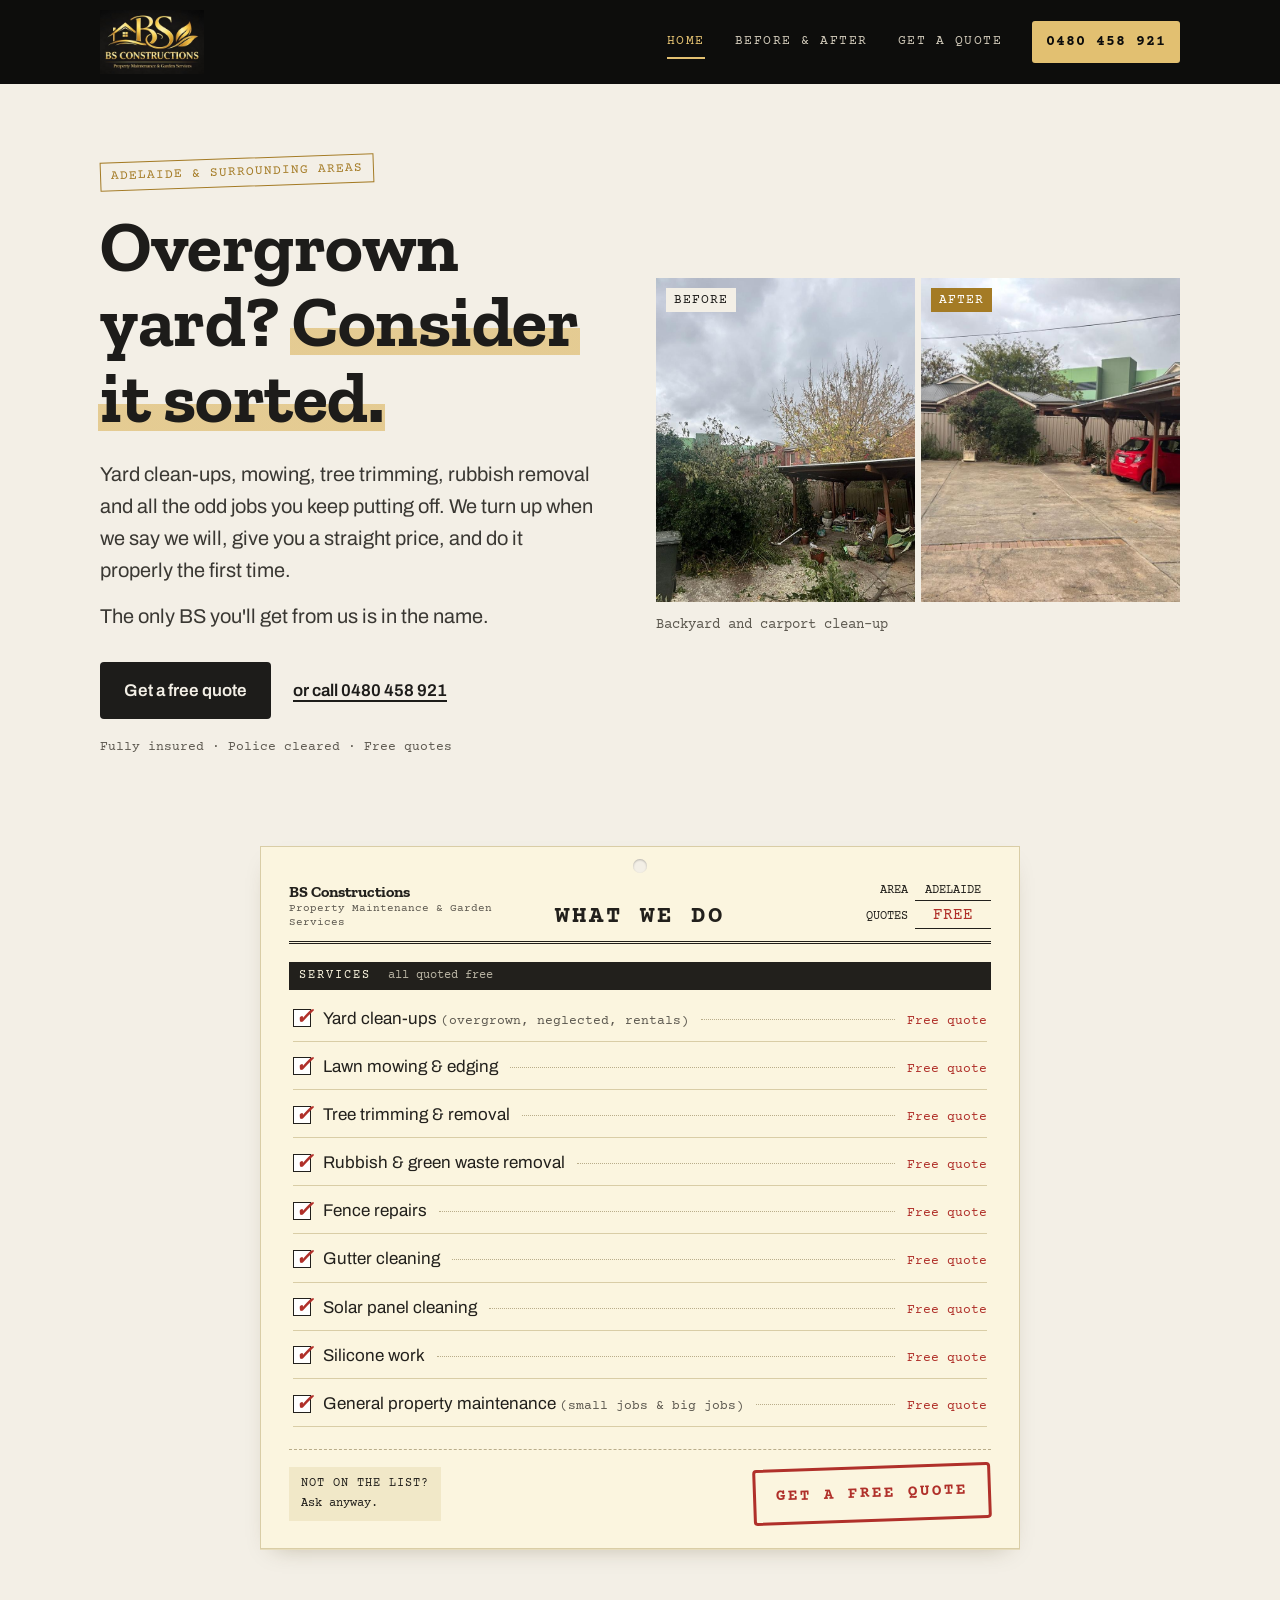
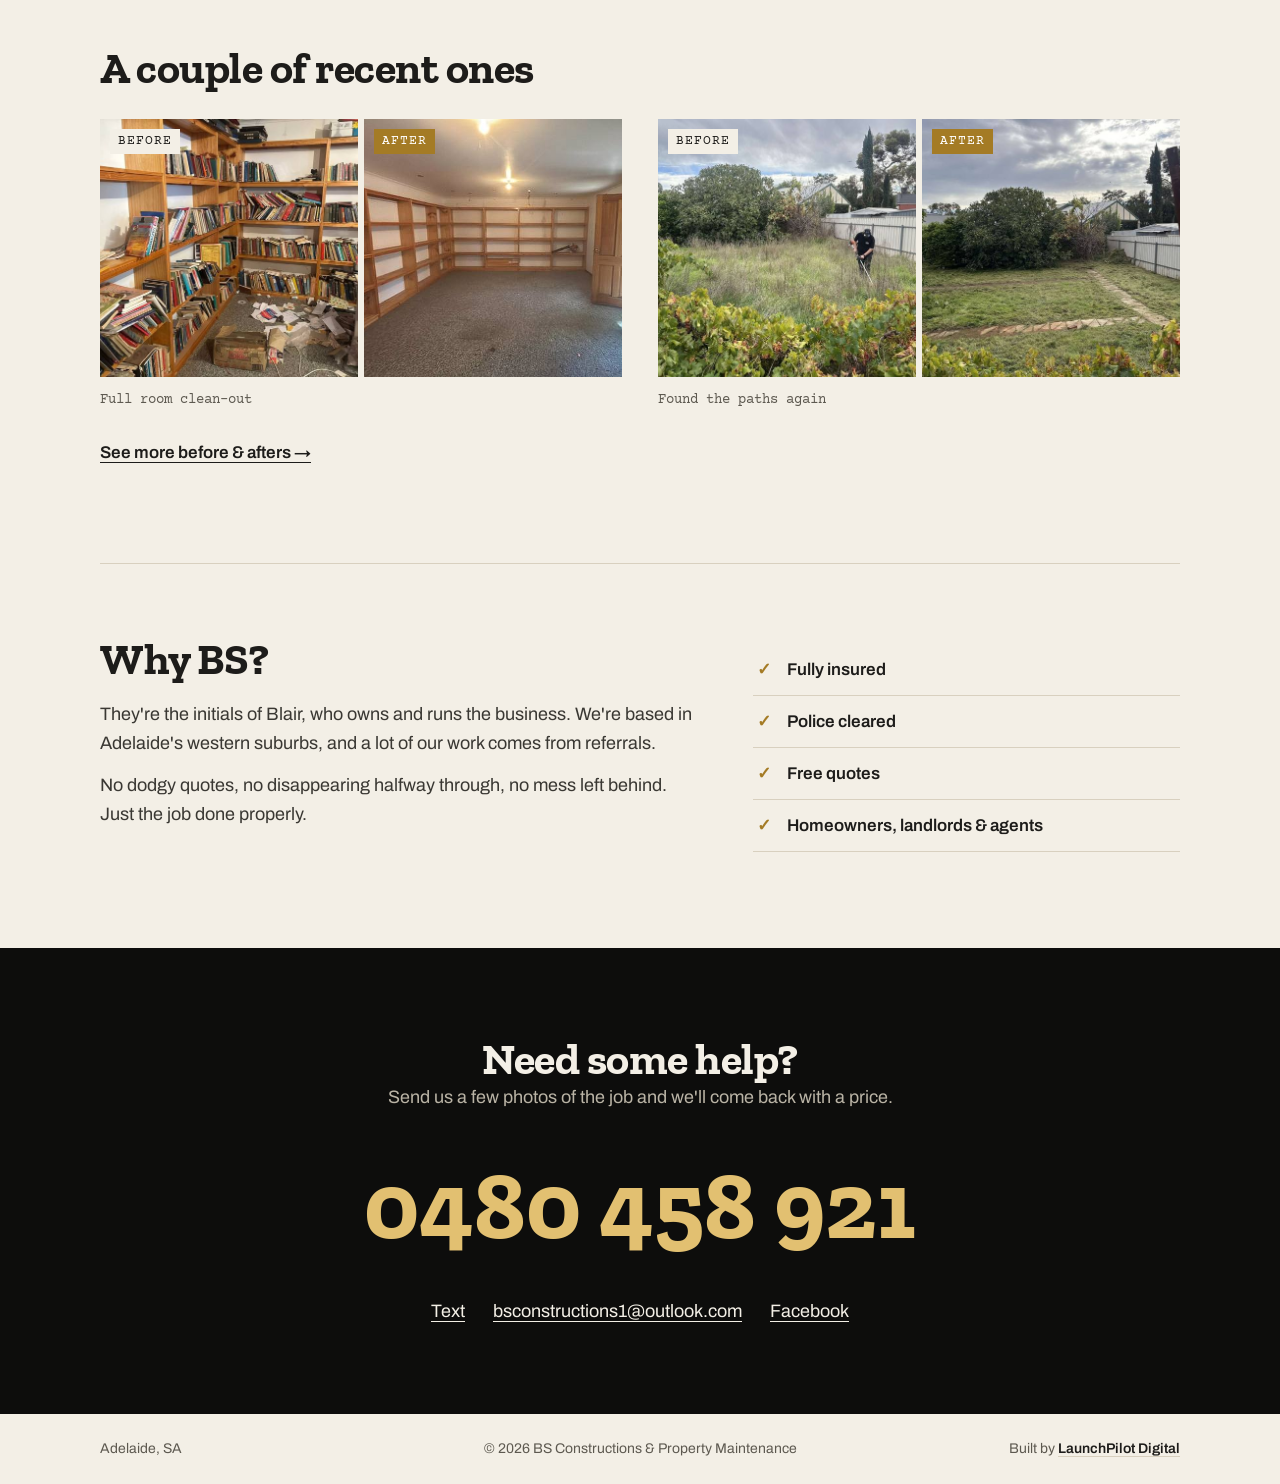
<file: index.html>
<!DOCTYPE html>
<html lang="en-AU">
<head>
  <meta charset="UTF-8">
  <meta name="viewport" content="width=device-width, initial-scale=1.0">
  <title>BS Constructions & Property Maintenance | Adelaide</title>
  <meta name="description" content="Yard clean-ups, lawn mowing, tree trimming, rubbish removal, fence repairs, gutter and solar panel cleaning across Adelaide. Fully insured. Call Blair on 0480 458 921.">
  <link rel="preconnect" href="https://fonts.googleapis.com">
  <link rel="preconnect" href="https://fonts.gstatic.com" crossorigin>
  <link href="https://fonts.googleapis.com/css2?family=Zilla+Slab:wght@500;700&family=Archivo:wght@400;600&family=Courier+Prime&display=swap" rel="stylesheet">
  <link rel="stylesheet" href="style.css">
</head>
<body>

  <header class="bar">
    <a href="#" class="brand"><img src="assets/img/logo.jpg" alt="BS Constructions - Property Maintenance & Garden Services"></a>
    <nav class="bar-nav"><a href="index.html" aria-current="page">Home</a><a href="gallery.html">Before &amp; after</a><a href="contact.html">Get a quote</a></nav>
    <a href="tel:+61480458921" class="bar-call">0480 458 921</a>
  </header>

  <main>

    <section class="intro wrap">
      <div class="intro-text">
        <p class="stamp">Adelaide &amp; surrounding areas</p>
        <h1>Overgrown yard? <span class="hl">Consider it sorted.</span></h1>
        <p class="lede">Yard clean-ups, mowing, tree trimming, rubbish removal and all the odd jobs you keep putting off.<span class="lede-more"> We turn up when we say we will, give you a straight price, and do it properly the first time.</span></p>
        <p class="lede">The only BS you'll get from us is in the name.</p>
        <div class="actions">
          <a href="contact.html" class="btn">Get a free quote</a>
          <a href="tel:+61480458921" class="link call-link"><span class="or">or call</span><span class="cap">Call</span> 0480 458 921</a>
        </div>
        <p class="trust mono">Fully insured &middot; Police cleared &middot; Free quotes</p>
      </div>
      <figure class="pair pair-hero">
        <div class="shot"><img src="assets/img/yard-before.jpg" alt="Overgrown backyard and cluttered carport before the clean-up"><span class="label">Before</span></div>
        <div class="shot"><img src="assets/img/yard-after.jpg" alt="Same yard after the clean-up, clear concrete and tidy carport"><span class="label label-after">After</span></div>
        <figcaption>Backyard and carport clean-up</figcaption>
      </figure>
    </section>

    <section class="docket-wrap wrap" id="services">
      <div class="jobcard svc-card">
        <div class="jc-top">
          <div class="jc-co">
            <strong>BS Constructions</strong>
            <span>Property Maintenance &amp; Garden Services</span>
          </div>
          <h2>What we do</h2>
          <div class="jc-meta">
            <span>Area <b>Adelaide</b></span>
            <span>Quotes <b class="jc-no">Free</b></span>
          </div>
        </div>

        <p class="jc-bar">Services <em>all quoted free</em></p>
        <ul class="svc-lines">
          <li><i aria-hidden="true"></i><span>Yard clean-ups <em>(overgrown, neglected, rentals)</em></span><b>Free quote</b></li>
          <li><i aria-hidden="true"></i><span>Lawn mowing &amp; edging</span><b>Free quote</b></li>
          <li><i aria-hidden="true"></i><span>Tree trimming &amp; removal</span><b>Free quote</b></li>
          <li><i aria-hidden="true"></i><span>Rubbish &amp; green waste removal</span><b>Free quote</b></li>
          <li><i aria-hidden="true"></i><span>Fence repairs</span><b>Free quote</b></li>
          <li><i aria-hidden="true"></i><span>Gutter cleaning</span><b>Free quote</b></li>
          <li><i aria-hidden="true"></i><span>Solar panel cleaning</span><b>Free quote</b></li>
          <li><i aria-hidden="true"></i><span>Silicone work</span><b>Free quote</b></li>
          <li><i aria-hidden="true"></i><span>General property maintenance <em>(small jobs &amp; big jobs)</em></span><b>Free quote</b></li>
        </ul>

        <div class="jc-foot">
          <div class="jc-office">
            <span>Not on the list?</span>
            <span>Ask anyway.</span>
          </div>
          <a href="contact.html" class="jc-send">Get a free quote</a>
        </div>
      </div>
    </section>

    <section class="work wrap">
      <h2>A couple of recent ones</h2>
      <div class="work-grid">
        <figure class="pair">
          <div class="shot"><img src="assets/img/room-before.jpg" alt="Room packed with books and rubbish before the clean-out" loading="lazy"><span class="label">Before</span></div>
          <div class="shot"><img src="assets/img/room-after.jpg" alt="Same room emptied and swept" loading="lazy"><span class="label label-after">After</span></div>
          <figcaption>Full room clean-out</figcaption>
        </figure>
        <figure class="pair">
          <div class="shot"><img src="assets/img/lawn-before.jpg" alt="Knee-high grass in a backyard before mowing" loading="lazy"><span class="label">Before</span></div>
          <div class="shot"><img src="assets/img/lawn-after.jpg" alt="Same backyard mowed with the paths showing again" loading="lazy"><span class="label label-after">After</span></div>
          <figcaption>Found the paths again</figcaption>
        </figure>
      </div>
      <p class="more"><a href="gallery.html">See more before &amp; afters &rarr;</a></p>
    </section>

    <section class="about wrap">
      <div class="about-text">
        <h2>Why BS?</h2>
        <p>They're the initials of Blair, who owns and runs the business. We're based in Adelaide's western suburbs, and a lot of our work comes from referrals.</p>
        <p>No dodgy quotes, no disappearing halfway through, no mess left behind. Just the job done properly.</p>
      </div>
      <ul class="checks">
        <li>Fully insured</li>
        <li>Police cleared</li>
        <li>Free quotes</li>
        <li>Homeowners, landlords &amp; agents</li>
      </ul>
    </section>

    <section class="contact" id="contact">
      <div class="wrap">
        <h2>Need some help?</h2>
        <p>Send us a few photos of the job and we'll come back with a price.</p>
        <a href="tel:+61480458921" class="phone">0480 458 921</a>
        <p class="contact-links">
          <a href="sms:+61480458921">Text</a>
          <a href="mailto:bsconstructions1@outlook.com">bsconstructions1@outlook.com</a>
          <a href="https://www.facebook.com/profile.php?id=61588576869256" target="_blank" rel="noopener">Facebook</a>
        </p>
      </div>
    </section>

  </main>

  <footer class="wrap">
    <span class="area">Adelaide, SA</span>
    <span class="copy">&copy; <span id="yr">2026</span> BS Constructions &amp; Property Maintenance</span>
    <span class="credit">Built by <a href="https://launchpilotdigital.com.au" target="_blank" rel="noopener">LaunchPilot Digital</a></span>
  </footer>

  <script>document.getElementById('yr').textContent = new Date().getFullYear();</script>
</body>
</html>
</file>
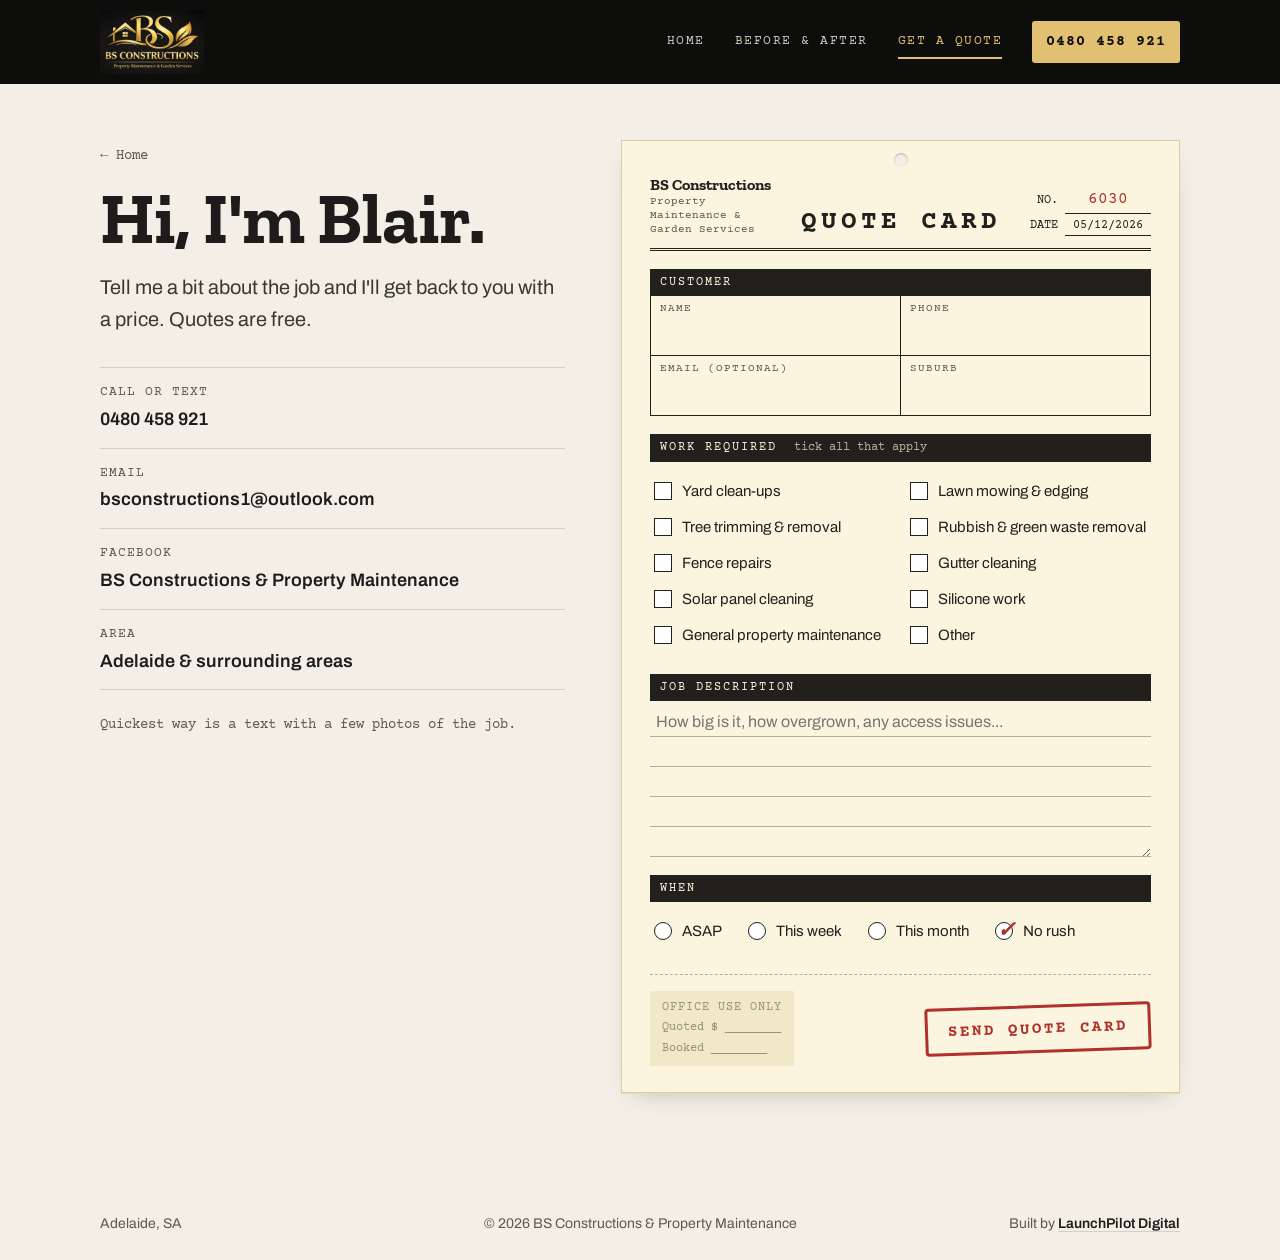
<file: contact.html>
<!DOCTYPE html>
<html lang="en-AU">
<head>
  <meta charset="UTF-8">
  <meta name="viewport" content="width=device-width, initial-scale=1.0">
  <title>Get a quote | BS Constructions &amp; Property Maintenance</title>
  <meta name="description" content="Get a free quote from BS Constructions &amp; Property Maintenance. Call or text Blair on 0480 458 921, or send through the details of your job.">
  <link rel="preconnect" href="https://fonts.googleapis.com">
  <link rel="preconnect" href="https://fonts.gstatic.com" crossorigin>
  <link href="https://fonts.googleapis.com/css2?family=Zilla+Slab:wght@500;700&family=Archivo:wght@400;600&family=Courier+Prime&display=swap" rel="stylesheet">
  <link rel="stylesheet" href="style.css">

</head>
<body>

  <header class="bar">
    <a href="index.html" class="brand"><img src="assets/img/logo.jpg" alt="BS Constructions - Property Maintenance & Garden Services"></a>
    <nav class="bar-nav"><a href="index.html">Home</a><a href="gallery.html">Before &amp; after</a><a href="contact.html" aria-current="page">Get a quote</a></nav>
    <a href="tel:+61480458921" class="bar-call">0480 458 921</a>
  </header>

  <main>
    <section class="contact-page wrap">
      <div class="contact-info">
        <a href="index.html" class="back">&larr; Home</a>
        <h1>Hi, I'm Blair.</h1>
        <p class="lede">Tell me a bit about the job and I'll get back to you with a price. Quotes are free.</p>

        <dl class="details">
          <dt>Call or text</dt>
          <dd><a href="tel:+61480458921">0480 458 921</a></dd>
          <dt>Email</dt>
          <dd><a href="mailto:bsconstructions1@outlook.com">bsconstructions1@outlook.com</a></dd>
          <dt>Facebook</dt>
          <dd><a href="https://www.facebook.com/profile.php?id=61588576869256" target="_blank" rel="noopener">BS Constructions &amp; Property Maintenance</a></dd>
          <dt>Area</dt>
          <dd>Adelaide &amp; surrounding areas</dd>
        </dl>

        <p class="note mono">Quickest way is a text with a few photos of the job.</p>
      </div>

      <!--
        PLACEHOLDER FORM: not connected to anything yet.
        To make it send emails, point the action at a form service, e.g.
          Formspree:     action="https://formspree.io/f/YOUR_ID" method="POST"
          Netlify Forms: add  data-netlify="true"  to the <form> tag
        then delete the script at the bottom of this page.
      -->
      <form class="jobcard" id="quote-form" action="#" method="POST">
        <div class="jc-top">
          <div class="jc-co">
            <strong>BS Constructions</strong>
            <span>Property Maintenance &amp; Garden Services</span>
          </div>
          <h2>Quote Card</h2>
          <div class="jc-meta">
            <span>No. <b class="jc-no" id="jc-no">0001</b></span>
            <span>Date <b id="jc-date">&nbsp;</b></span>
          </div>
        </div>

        <p class="jc-bar">Customer</p>
        <div class="jc-grid">
          <label class="jc-box"><span>Name</span><input type="text" name="name" autocomplete="name" required></label>
          <label class="jc-box"><span>Phone</span><input type="tel" name="phone" autocomplete="tel" required></label>
          <label class="jc-box"><span>Email (optional)</span><input type="email" name="email" autocomplete="email"></label>
          <label class="jc-box"><span>Suburb</span><input type="text" name="suburb" required></label>
        </div>

        <p class="jc-bar">Work required <em>tick all that apply</em></p>
        <div class="jc-ticks">
          <label><input type="checkbox" name="work" value="Yard clean-ups"><i></i>Yard clean-ups</label>
          <label><input type="checkbox" name="work" value="Lawn mowing &amp; edging"><i></i>Lawn mowing &amp; edging</label>
          <label><input type="checkbox" name="work" value="Tree trimming &amp; removal"><i></i>Tree trimming &amp; removal</label>
          <label><input type="checkbox" name="work" value="Rubbish &amp; green waste removal"><i></i>Rubbish &amp; green waste removal</label>
          <label><input type="checkbox" name="work" value="Fence repairs"><i></i>Fence repairs</label>
          <label><input type="checkbox" name="work" value="Gutter cleaning"><i></i>Gutter cleaning</label>
          <label><input type="checkbox" name="work" value="Solar panel cleaning"><i></i>Solar panel cleaning</label>
          <label><input type="checkbox" name="work" value="Silicone work"><i></i>Silicone work</label>
          <label><input type="checkbox" name="work" value="General property maintenance"><i></i>General property maintenance</label>
          <label><input type="checkbox" name="work" value="Other"><i></i>Other</label>
        </div>

        <p class="jc-bar">Job description</p>
        <textarea class="jc-lines" name="message" rows="5" aria-label="Job description" placeholder="How big is it, how overgrown, any access issues..."></textarea>

        <p class="jc-bar">When</p>
        <div class="jc-ticks jc-when">
          <label><input type="radio" name="when" value="ASAP"><i></i>ASAP</label>
          <label><input type="radio" name="when" value="This week"><i></i>This week</label>
          <label><input type="radio" name="when" value="This month"><i></i>This month</label>
          <label><input type="radio" name="when" value="No rush" checked><i></i>No rush</label>
        </div>

        <div class="jc-foot">
          <div class="jc-office" aria-hidden="true">
            <span>Office use only</span>
            <span>Quoted $ ________</span>
            <span>Booked ________</span>
          </div>
          <button type="submit" class="jc-send">Send quote card</button>
        </div>
        <p class="form-msg mono" id="form-msg" hidden>This form isn't connected yet. For now, call or text Blair on 0480 458 921.</p>
      </form>
    </section>
  </main>

  <footer class="wrap">
    <span class="area">Adelaide, SA</span>
    <span class="copy">&copy; <span id="yr">2026</span> BS Constructions &amp; Property Maintenance</span>
    <span class="credit">Built by <a href="https://launchpilotdigital.com.au" target="_blank" rel="noopener">LaunchPilot Digital</a></span>
  </footer>

  <script>
    document.getElementById('yr').textContent = new Date().getFullYear();
    // Job card number and date are just for looks
    document.getElementById('jc-no').textContent = String(Math.floor(1000 + Math.random() * 9000));
    document.getElementById('jc-date').textContent = new Date().toLocaleDateString('en-AU');
    // Placeholder only: remove once the form is connected to a real service.
    document.getElementById('quote-form').addEventListener('submit', function (e) {
      e.preventDefault();
      document.getElementById('form-msg').hidden = false;
    });
  </script>
</body>
</html>
</file>
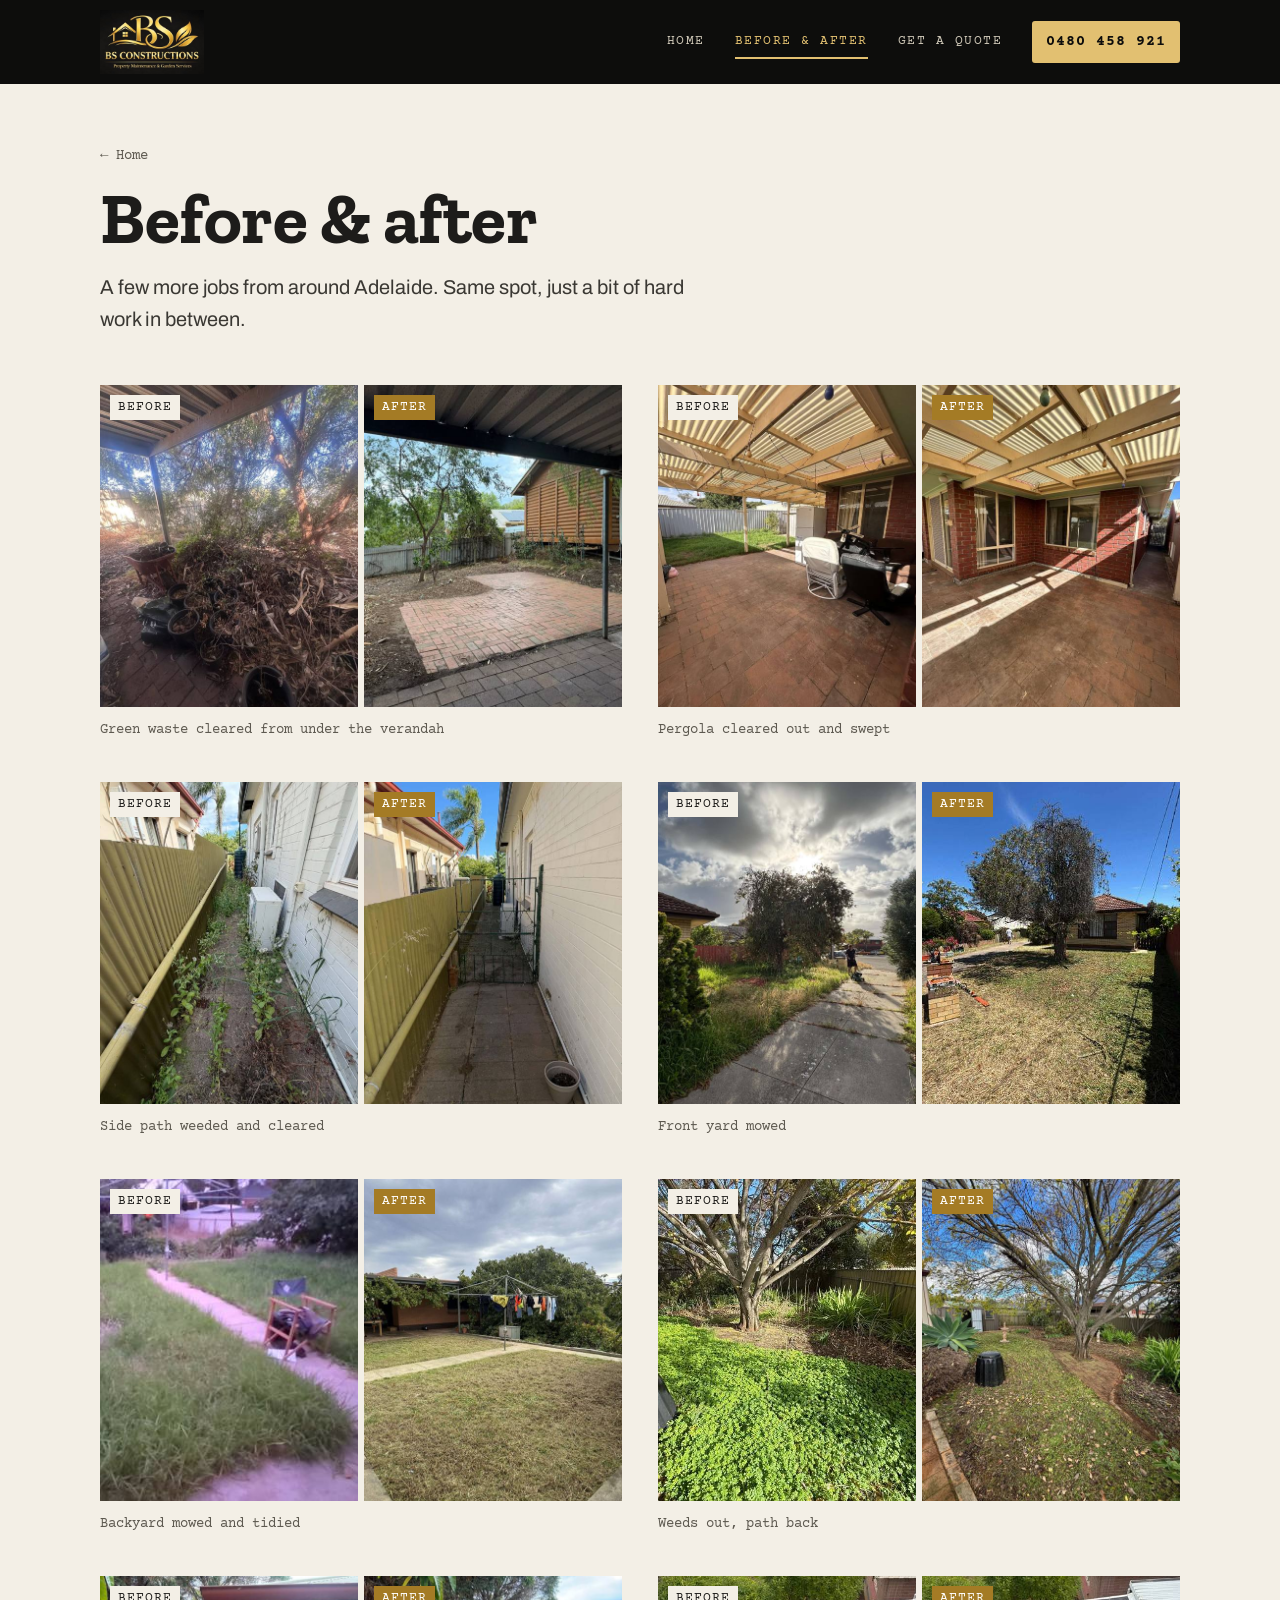
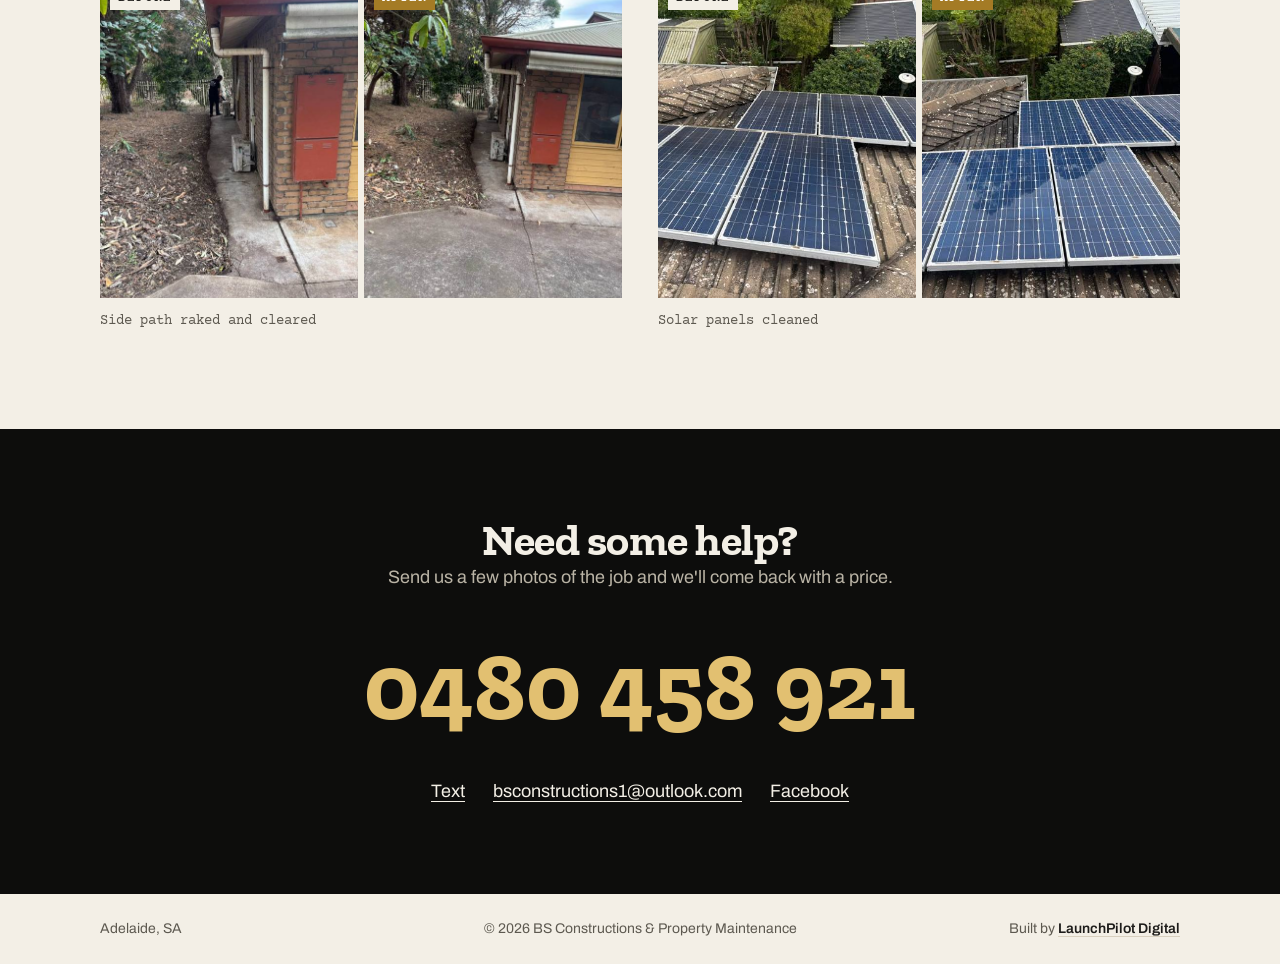
<file: gallery.html>
<!DOCTYPE html>
<html lang="en-AU">
<head>
  <meta charset="UTF-8">
  <meta name="viewport" content="width=device-width, initial-scale=1.0">
  <title>Before &amp; after | BS Constructions &amp; Property Maintenance</title>
  <meta name="description" content="Before and after photos of yard clean-ups, green waste removal, mowing and solar panel cleaning around Adelaide.">
  <link rel="preconnect" href="https://fonts.googleapis.com">
  <link rel="preconnect" href="https://fonts.gstatic.com" crossorigin>
  <link href="https://fonts.googleapis.com/css2?family=Zilla+Slab:wght@500;700&family=Archivo:wght@400;600&family=Courier+Prime&display=swap" rel="stylesheet">
  <link rel="stylesheet" href="style.css">
</head>
<body>

  <header class="bar">
    <a href="index.html" class="brand"><img src="assets/img/logo.jpg" alt="BS Constructions - Property Maintenance & Garden Services"></a>
    <nav class="bar-nav"><a href="index.html">Home</a><a href="gallery.html" aria-current="page">Before &amp; after</a><a href="contact.html">Get a quote</a></nav>
    <a href="tel:+61480458921" class="bar-call">0480 458 921</a>
  </header>

  <main>
    <section class="gallery-head wrap">
      <a href="index.html" class="back">&larr; Home</a>
      <h1>Before &amp; after</h1>
      <p class="lede">A few more jobs from around Adelaide. Same spot, just a bit of hard work in between.</p>
    </section>

    <section class="gallery wrap">
      <figure class="pair">
        <div class="shot"><img src="assets/img/verandah-before.jpg" alt="Big pile of green waste under a verandah" loading="lazy"><span class="label">Before</span></div>
        <div class="shot"><img src="assets/img/verandah-after.jpg" alt="Same verandah cleared back to the paving" loading="lazy"><span class="label label-after">After</span></div>
        <figcaption>Green waste cleared from under the verandah</figcaption>
      </figure>
      <figure class="pair">
        <div class="shot"><img src="assets/img/pergola-before.jpg" alt="Pergola area full of old furniture and a fridge" loading="lazy"><span class="label">Before</span></div>
        <div class="shot"><img src="assets/img/pergola-after.jpg" alt="Same pergola emptied and swept" loading="lazy"><span class="label label-after">After</span></div>
        <figcaption>Pergola cleared out and swept</figcaption>
      </figure>
      <figure class="pair">
        <div class="shot"><img src="assets/img/sidepath-before.jpg" alt="Narrow side path overgrown with weeds" loading="lazy"><span class="label">Before</span></div>
        <div class="shot"><img src="assets/img/sidepath-after.jpg" alt="Same side path cleared back to the pavers" loading="lazy"><span class="label label-after">After</span></div>
        <figcaption>Side path weeded and cleared</figcaption>
      </figure>
      <figure class="pair">
        <div class="shot"><img src="assets/img/frontyard-before.jpg" alt="Overgrown front yard with long grass, mid-mow" loading="lazy"><span class="label">Before</span></div>
        <div class="shot"><img src="assets/img/frontyard-after.jpg" alt="Same front yard mowed short" loading="lazy"><span class="label label-after">After</span></div>
        <figcaption>Front yard mowed</figcaption>
      </figure>
      <figure class="pair">
        <div class="shot"><img src="assets/img/clothesline-before.jpg" alt="Overgrown backyard with long grass along the path" loading="lazy"><span class="label">Before</span></div>
        <div class="shot"><img src="assets/img/clothesline-after.jpg" alt="Same backyard mowed short" loading="lazy"><span class="label label-after">After</span></div>
        <figcaption>Backyard mowed and tidied</figcaption>
      </figure>
      <figure class="pair">
        <div class="shot"><img src="assets/img/backyard-before.jpg" alt="Backyard garden bed taken over by weeds" loading="lazy"><span class="label">Before</span></div>
        <div class="shot"><img src="assets/img/backyard-after.jpg" alt="Same backyard weeded with the path cleared" loading="lazy"><span class="label label-after">After</span></div>
        <figcaption>Weeds out, path back</figcaption>
      </figure>
      <figure class="pair">
        <div class="shot"><img src="assets/img/side-before.jpg" alt="Side of a house covered in leaf litter" loading="lazy"><span class="label">Before</span></div>
        <div class="shot"><img src="assets/img/side-after.jpg" alt="Same side path raked and cleared" loading="lazy"><span class="label label-after">After</span></div>
        <figcaption>Side path raked and cleared</figcaption>
      </figure>
      <figure class="pair">
        <div class="shot"><img src="assets/img/solar-before.jpg" alt="Dusty, dull solar panels on a tiled roof" loading="lazy"><span class="label">Before</span></div>
        <div class="shot"><img src="assets/img/solar-after.jpg" alt="Same solar panels cleaned and shining" loading="lazy"><span class="label label-after">After</span></div>
        <figcaption>Solar panels cleaned</figcaption>
      </figure>
    </section>

    <section class="contact">
      <div class="wrap">
        <h2>Need some help?</h2>
        <p>Send us a few photos of the job and we'll come back with a price.</p>
        <a href="tel:+61480458921" class="phone">0480 458 921</a>
        <p class="contact-links">
          <a href="sms:+61480458921">Text</a>
          <a href="mailto:bsconstructions1@outlook.com">bsconstructions1@outlook.com</a>
          <a href="https://www.facebook.com/profile.php?id=61588576869256" target="_blank" rel="noopener">Facebook</a>
        </p>
      </div>
    </section>
  </main>

  <footer class="wrap">
    <span class="area">Adelaide, SA</span>
    <span class="copy">&copy; <span id="yr">2026</span> BS Constructions &amp; Property Maintenance</span>
    <span class="credit">Built by <a href="https://launchpilotdigital.com.au" target="_blank" rel="noopener">LaunchPilot Digital</a></span>
  </footer>

  <script>document.getElementById('yr').textContent = new Date().getFullYear();</script>
</body>
</html>
</file>
<file: style.css>
:root {
  --paper: #f3efe6;
  --card: #fbf9f4;
  --ink: #1d1c1a;
  --soft: #5d5950;
  --rule: #d8d0bf;
  --gold: #a47b25;
  --black: #0d0d0c;
  --slab: "Zilla Slab", Georgia, serif;
  --sans: "Archivo", Arial, sans-serif;
  --mono: "Courier Prime", "Courier New", monospace;
}

* { box-sizing: border-box; margin: 0; padding: 0; }
body { background: var(--paper); color: var(--ink); font-family: var(--sans); font-size: 17px; line-height: 1.6; }
a { color: inherit; }
img { display: block; width: 100%; height: 100%; object-fit: cover; }
.wrap { width: min(1080px, 100% - 40px); margin-inline: auto; }

h1, h2 { font-family: var(--slab); font-weight: 700; line-height: 1.05; letter-spacing: -0.5px; }
h1 { font-size: clamp(44px, 6vw, 72px); }
h2 { font-size: clamp(30px, 4vw, 44px); }
.mono { font-family: var(--mono); font-size: 14px; color: var(--soft); }

/* Top bar */
.bar { background: var(--black); color: #f3efe6; display: flex; justify-content: space-between; align-items: center; padding: 10px max(20px, calc((100% - 1080px) / 2)); }
.brand img { height: 64px; width: auto; }

/* Intro */
.intro { display: grid; grid-template-columns: 1fr 1.05fr; gap: 56px; align-items: center; padding: 72px 0 88px; }
.stamp {
  display: inline-block; font-family: var(--mono); font-size: 13px; text-transform: uppercase; letter-spacing: 1px;
  color: var(--gold); border: 1.5px solid var(--gold); padding: 3px 10px; transform: rotate(-2deg); margin-bottom: 22px;
}
.intro h1 { margin-bottom: 22px; }
.lede { font-size: 20px; color: #3a3833; max-width: 30em; margin-bottom: 14px; }
.actions { display: flex; align-items: center; gap: 22px; flex-wrap: wrap; margin-top: 30px; }
.btn { background: var(--ink); color: var(--paper); text-decoration: none; font-weight: 600; padding: 15px 24px; border-radius: 4px; transition: background .15s; }
.btn:hover { background: var(--gold); }
.link { font-weight: 600; text-decoration-thickness: 1.5px; text-underline-offset: 4px; }
.link:hover { color: var(--gold); }

/* Before / after pairs */
.pair { display: grid; grid-template-columns: 1fr 1fr; gap: 6px; }
.shot { position: relative; aspect-ratio: 1 / 1; overflow: hidden; background: var(--rule); }
.pair-hero .shot { aspect-ratio: 4 / 5; }
.label {
  position: absolute; left: 10px; top: 10px; font-family: var(--mono); font-size: 13px; text-transform: uppercase; letter-spacing: 1px;
  background: var(--paper); color: var(--ink); padding: 2px 8px;
}
.label-after { background: var(--gold); color: #fff; }
figcaption { grid-column: 1 / -1; font-family: var(--mono); font-size: 14px; color: var(--soft); margin-top: 6px; }

/* crop tweaks so each pair lines up */
img[src*="yard-after"] { object-position: 70% center; }
img[src*="lawn-after"] { object-position: 40% center; }
img[src*="room-after"] { object-position: 35% center; }

/* Docket */
.docket-wrap { padding-bottom: 96px; }
.docket {
  background: var(--card); border: 1px solid var(--rule); padding: 40px 48px 32px; max-width: 760px; margin-inline: auto; position: relative;
}
.docket::before {
  content: ""; position: absolute; left: 0; right: 0; top: -1px; height: 10px;
  background: radial-gradient(circle at 8px -2px, var(--paper) 6px, transparent 6.5px) 0 0 / 16px 10px repeat-x;
}
.docket-head { display: flex; justify-content: space-between; align-items: baseline; flex-wrap: wrap; gap: 8px; border-bottom: 2px solid var(--ink); padding-bottom: 14px; }
.lines { list-style: none; }
.lines li { display: flex; align-items: baseline; gap: 10px; padding: 13px 0; border-bottom: 1px solid var(--rule); font-size: 18px; }
.lines li::after { content: ""; order: 1; flex: 1; border-bottom: 1.5px dotted #b9b0a0; transform: translateY(-4px); }
.lines li span { order: 0; }
.lines li b { order: 2; font-family: var(--mono); font-weight: 400; font-size: 14px; color: var(--gold); white-space: nowrap; }
.lines em { font-style: normal; color: var(--soft); font-size: 15px; }
.docket-foot { margin-top: 20px; }

/* Work */
.work { padding-bottom: 96px; }
.work h2 { margin-bottom: 28px; }
.work-grid { display: grid; grid-template-columns: 1fr 1fr; gap: 36px; }
.more { margin-top: 28px; }
.more a { font-weight: 600; text-underline-offset: 4px; }
.more a:hover { color: var(--gold); }

/* About */
.about { display: grid; grid-template-columns: 1.4fr 1fr; gap: 56px; align-items: start; padding: 72px 0 96px; border-top: 1px solid var(--rule); }
.about h2 { margin-bottom: 18px; }
.about-text p { font-size: 18px; color: #3a3833; margin-bottom: 14px; max-width: 34em; }
.sign { font-family: var(--slab); font-size: 24px !important; font-weight: 700; color: var(--ink) !important; }
.checks { list-style: none; margin-top: 8px; }
.checks li { padding: 12px 0 12px 34px; border-bottom: 1px solid var(--rule); font-weight: 600; position: relative; }
.checks li::before { content: "\2713"; position: absolute; left: 4px; color: var(--gold); font-weight: 700; }

/* Contact */
.contact { background: var(--black); color: var(--paper); padding: 88px 0; text-align: center; }
.contact p { color: #b9b3a5; font-size: 18px; }
.phone { display: inline-block; font-family: var(--slab); font-weight: 700; font-size: clamp(48px, 9vw, 96px); color: #e2c071; text-decoration: none; margin: 18px 0 14px; }
.phone:hover { color: #fff; }
.contact-links { display: flex; justify-content: center; gap: 28px; flex-wrap: wrap; }
.contact-links a { color: var(--paper); text-underline-offset: 4px; }
.contact-links a:hover { color: #e2c071; }

footer { display: flex; justify-content: space-between; flex-wrap: wrap; gap: 10px; padding: 24px 0; font-size: 14px; color: var(--soft); }

/* Mobile */
@media (max-width: 820px) {
  .intro, .about, .work-grid { grid-template-columns: 1fr; }
  .intro { padding: 44px 0 64px; gap: 36px; }
  .brand img { height: 48px; }
  .docket { padding: 28px 20px 22px; }
  .lines li { font-size: 16px; }
  .lines em { display: block; }
}

/* Header nav */

/* Gallery page */
.gallery-head { padding: 56px 0 36px; }
.gallery-head h1 { margin: 14px 0 14px; }
.back { font-family: var(--mono); font-size: 14px; color: var(--soft); text-decoration: none; }
.back:hover { color: var(--gold); }
.gallery { display: grid; grid-template-columns: repeat(2, 1fr); gap: 40px 36px; padding-bottom: 96px; }
.gallery .shot { aspect-ratio: 4 / 5; }

img[src*="clothesline-before"] { object-position: 70% center; }
img[src*="solar-"] { object-position: 60% center; }

@media (max-width: 820px) {
  .gallery { grid-template-columns: 1fr; }
}

/* Contact page */
.contact-page { display: grid; grid-template-columns: 1fr 1.2fr; gap: 56px; align-items: start; padding: 56px 0 96px; }
.contact-info h1 { margin: 14px 0 14px; }
.details { margin: 32px 0 24px; border-top: 1px solid var(--rule); }
.details dt { font-family: var(--mono); font-size: 13px; text-transform: uppercase; letter-spacing: 1px; color: var(--soft); padding-top: 14px; }
.details dd { font-weight: 600; font-size: 18px; padding: 2px 0 14px; border-bottom: 1px solid var(--rule); }
.details a { text-decoration: none; }
.details a:hover { color: var(--gold); }
.note { margin-top: 8px; }

.form-msg { color: var(--gold); }

@media (max-width: 820px) {
  .contact-page { grid-template-columns: 1fr; gap: 36px; padding-top: 40px; }
  .jc-grid, .jc-ticks { grid-template-columns: 1fr; }
  .jc-when { grid-template-columns: 1fr 1fr; }
  .jc-top { grid-template-columns: 1fr auto; }
  .jc-co { display: none; }
  .jc-foot { flex-direction: column; align-items: stretch; }
  .bar { flex-wrap: wrap; gap: 8px; }
}

/* Job card form */
.jobcard {
  --card-ink: #22201c; --card-red: #b0302a;
  position: relative; background: #fbf5df; border: 1px solid #d9cda6; padding: 34px 28px 26px;
  box-shadow: 0 1px 0 #e6dcbc, 0 10px 24px -14px rgba(60, 45, 10, .35);
  color: var(--card-ink); font-size: 15px;
}
.jobcard::before { /* punched hole */
  content: ""; position: absolute; top: 12px; left: 50%; width: 14px; height: 14px; margin-left: -7px;
  border-radius: 50%; background: var(--paper); box-shadow: inset 0 1px 2px rgba(0,0,0,.25);
}
.jc-top { display: grid; grid-template-columns: 1fr auto 1fr; align-items: end; gap: 12px; border-bottom: 3px double var(--card-ink); padding-bottom: 12px; }
.jc-co { display: grid; line-height: 1.25; }
.jc-co strong { font-family: var(--slab); font-size: 16px; }
.jc-co span { font-family: var(--mono); font-size: 11px; color: var(--soft); }
.jc-top h2 { font-family: var(--mono); font-weight: 700; font-size: 26px; text-transform: uppercase; letter-spacing: 4px; }
.jc-meta { display: grid; justify-items: end; gap: 2px; font-family: var(--mono); font-size: 12px; text-transform: uppercase; }
.jc-meta b { font-weight: 400; display: inline-block; min-width: 86px; border-bottom: 1px solid var(--card-ink); text-align: center; }
.jc-no { color: var(--card-red); font-size: 16px; }

.jc-bar {
  margin: 18px 0 0; background: var(--card-ink); color: #fbf5df; font-family: var(--mono); font-size: 12px;
  text-transform: uppercase; letter-spacing: 2px; padding: 4px 10px;
}
.jc-bar em { font-style: normal; text-transform: none; letter-spacing: 0; opacity: .7; margin-left: 8px; }

.jc-grid { display: grid; grid-template-columns: 1fr 1fr; border-left: 1px solid var(--card-ink); }
.jc-box { display: grid; border-right: 1px solid var(--card-ink); border-bottom: 1px solid var(--card-ink); padding: 5px 9px 2px; cursor: text; }
.jc-box span { font-family: var(--mono); font-size: 10.5px; text-transform: uppercase; letter-spacing: 1px; color: var(--soft); }
.jc-box input { border: 0; background: transparent; font: inherit; font-size: 17px; padding: 3px 0 5px; color: var(--card-ink); outline: none; width: 100%; }
.jc-box:focus-within { background: #fff9e6; }

.jc-ticks { display: grid; grid-template-columns: 1fr 1fr; gap: 2px 18px; padding: 12px 4px 4px; }
.jc-when { grid-template-columns: repeat(4, auto); justify-content: start; gap: 2px 26px; }
.jc-ticks label { position: relative; display: flex; align-items: center; gap: 10px; padding: 5px 0; cursor: pointer; }
.jc-ticks input { position: absolute; opacity: 0; pointer-events: none; }
.jc-ticks i { flex: none; width: 18px; height: 18px; border: 1.5px solid var(--card-ink); background: #fff; position: relative; }
.jc-ticks input[type="radio"] + i { border-radius: 50%; }
.jc-ticks input:checked + i::after {
  content: "\2713"; position: absolute; left: 1px; top: -10px; font-size: 22px; font-weight: 700; color: var(--card-red);
}
.jc-ticks input:focus-visible + i { outline: 2px solid var(--gold); outline-offset: 2px; }

.jc-lines {
  display: block; width: 100%; border: 0; resize: vertical; outline: none; color: var(--card-ink);
  font: inherit; font-size: 16px; line-height: 30px; padding: 0 6px; margin-top: 6px;
  background: repeating-linear-gradient(transparent 0 29px, #b9ad8a 29px 30px);
}

.jc-foot { display: flex; justify-content: space-between; align-items: center; gap: 18px; margin-top: 22px; border-top: 1px dashed #b9ad8a; padding-top: 16px; }
.jc-office { display: grid; gap: 2px; font-family: var(--mono); font-size: 11.5px; color: #9a8f72; background: #f1e8c8; padding: 8px 12px; }
.jc-office span:first-child { text-transform: uppercase; letter-spacing: 1px; }
.jc-send {
  font-family: var(--mono); font-weight: 700; font-size: 16px; text-transform: uppercase; letter-spacing: 2px;
  color: var(--card-red); background: transparent; border: 3px solid var(--card-red); border-radius: 4px;
  padding: 12px 20px; cursor: pointer; transform: rotate(-2deg); transition: background .15s, color .15s;
}
.jc-send:hover { background: var(--card-red); color: #fbf5df; }
.jobcard .form-msg { margin-top: 12px; color: var(--card-red); }

/* Header nav */
.bar-nav { display: flex; align-items: center; gap: 30px; }
.bar-nav > a {
  font-family: var(--mono); font-size: 13px; text-transform: uppercase; letter-spacing: 1.5px;
  color: #cfc8b8; text-decoration: none; padding: 6px 0; border-bottom: 2px solid transparent;
  transition: color .15s, border-color .15s;
}
.bar-nav > a:hover { color: #e2c071; }
.bar-nav > a[aria-current="page"] { color: #e2c071; border-bottom-color: #e2c071; }
.bar-call {
  font-family: var(--mono); font-weight: 700; font-size: 15px; letter-spacing: 1px; text-decoration: none;
  color: var(--black); background: #e2c071; padding: 9px 14px; border-radius: 3px; transition: background .15s;
}
.bar-call:hover { background: #f0d48e; }

.bar-nav { margin-left: auto; margin-right: 30px; }

@media (max-width: 820px) {
  .bar { flex-wrap: wrap; row-gap: 6px; padding-bottom: 4px; }
  .bar-call { order: 1; margin-left: auto; font-size: 13px; padding: 7px 10px; }
  .bar-nav { order: 2; width: 100%; margin: 0; gap: 0; justify-content: space-between; border-top: 1px solid #2a2925; }
  .bar-nav > a { font-size: 12px; letter-spacing: 1px; padding: 10px 0 8px; }
}

.contact-page > * { min-width: 0; }
.details dd { overflow-wrap: anywhere; }

/* Page transitions: whole screen fades (header stays put), old page out first, then new page in */
@view-transition { navigation: auto; }
.bar { view-transition-name: site-header; }
::view-transition-group(site-header) { animation: none; }
::view-transition-old(root) { animation: page-out .35s ease-in both; }
::view-transition-new(root) { animation: page-in .6s cubic-bezier(.2, .7, .2, 1) .3s both; }
@keyframes page-out { to { opacity: 0; } }
@keyframes page-in { from { opacity: 0; transform: translateY(12px); } }

@media (prefers-reduced-motion: reduce) {
  ::view-transition-old(root), ::view-transition-new(root) { animation: none; }
}

@media (max-width: 820px) {
  .jc-when { grid-template-columns: 1fr 1fr; }
  .jobcard { padding: 30px 16px 22px; }
  .jc-top h2 { font-size: 20px; letter-spacing: 2px; }
  .jc-grid, .jc-ticks { grid-template-columns: 1fr; }
  .jc-when { grid-template-columns: 1fr 1fr; }
  .jc-co { display: none; }
  .jc-top { grid-template-columns: 1fr auto; }
  .jc-foot { flex-direction: column; align-items: stretch; }
  .jc-send { transform: none; }
}

.trust { margin-top: 18px; font-size: 13px; color: var(--soft); }

/* Services card (matches quote card) */
.svc-card { max-width: 760px; margin-inline: auto; }
.svc-card .jc-top h2 { font-size: 24px; letter-spacing: 3px; }
.svc-card .jc-meta b { min-width: 76px; }
.svc-lines { list-style: none; padding: 4px 4px 0; }
.svc-lines li { display: flex; align-items: baseline; gap: 12px; padding: 11px 0 9px; border-bottom: 1px solid #d9cda6; font-size: 17px; }
.svc-lines i { flex: none; align-self: center; width: 18px; height: 18px; border: 1.5px solid var(--card-ink); background: #fff; position: relative; }
.svc-lines i::after { content: "\2713"; position: absolute; left: 1px; top: -10px; font-size: 22px; font-weight: 700; color: var(--card-red); }
.svc-lines em { font-style: normal; font-family: var(--mono); font-size: 12.5px; color: var(--soft); }
.svc-lines li::after { content: ""; order: 2; flex: 1; border-bottom: 1.5px dotted #b9ad8a; transform: translateY(-4px); min-width: 20px; }
.svc-lines b { order: 3; font-family: var(--mono); font-weight: 400; font-size: 13px; color: var(--card-red); white-space: nowrap; }
.svc-card .jc-office { color: var(--card-ink); }
.svc-card .jc-send { text-decoration: none; display: inline-block; }

@media (max-width: 820px) {
  .svc-card .jc-top h2 { font-size: 19px; letter-spacing: 2px; }
  .svc-lines li { font-size: 15.5px; }
  .svc-lines b, .svc-lines li::after { display: none; }
  .svc-lines em { display: none; }
  .svc-card .jc-send { text-align: center; }
}

/* Footer */
footer { display: grid; grid-template-columns: 1fr auto 1fr; align-items: center; }
footer .copy { text-align: center; }
footer .credit { justify-self: end; }
footer .credit a { color: var(--ink); font-weight: 600; text-decoration: none; border-bottom: 1px solid var(--rule); }
footer .credit a:hover { color: var(--gold); border-bottom-color: var(--gold); }
@media (max-width: 820px) {
  footer { grid-template-columns: 1fr; justify-items: center; gap: 6px; text-align: center; }
  footer .copy { order: -1; }
  footer .credit { justify-self: center; }
}

/* Headline highlight */
.hl { background: linear-gradient(transparent 58%, rgba(214, 168, 64, .5) 58%, rgba(214, 168, 64, .5) 90%, transparent 90%); padding: 0 2px; margin: 0 -2px; -webkit-box-decoration-break: clone; box-decoration-break: clone; }

/* Phone hero */
@media (max-width: 820px) {
  .intro { display: flex; flex-direction: column; gap: 0; padding: 0 0 56px; }
  .pair-hero { order: -1; margin: 0 -20px; gap: 3px; }
  .pair-hero .shot { aspect-ratio: 3 / 4; }
  .pair-hero figcaption { display: none; }
  .pair-hero .label { top: 12px; bottom: auto; left: 10px; }
  .intro-text {
    position: relative; z-index: 1; margin: -36px -20px 0; padding: 26px 20px 4px;
    background: var(--paper); border-top: 4px solid #d6a840;
    box-shadow: 0 -8px 24px -12px rgba(0, 0, 0, .35);
  }
  .intro-text .stamp { position: absolute; top: -50px; right: 14px; margin: 0; background: var(--paper); transform: rotate(-3deg); }
  .intro h1 { font-size: 42px; margin-bottom: 16px; }
  .lede { font-size: 18px; }
  .lede-more { display: none; }
  .actions { flex-direction: column; align-items: stretch; gap: 10px; margin-top: 22px; }
  .actions .btn, .actions .call-link { text-align: center; padding: 16px; border-radius: 4px; font-weight: 600; }
  .actions .call-link { background: #e2c071; color: var(--black); text-decoration: none; }
  .trust { text-align: center; }
}

.call-link .cap { display: none; }
@media (max-width: 820px) {
  .call-link .or { display: none; }
  .call-link .cap { display: inline; }
  .trust { font-size: 11.5px; white-space: nowrap; }
}
</file>
